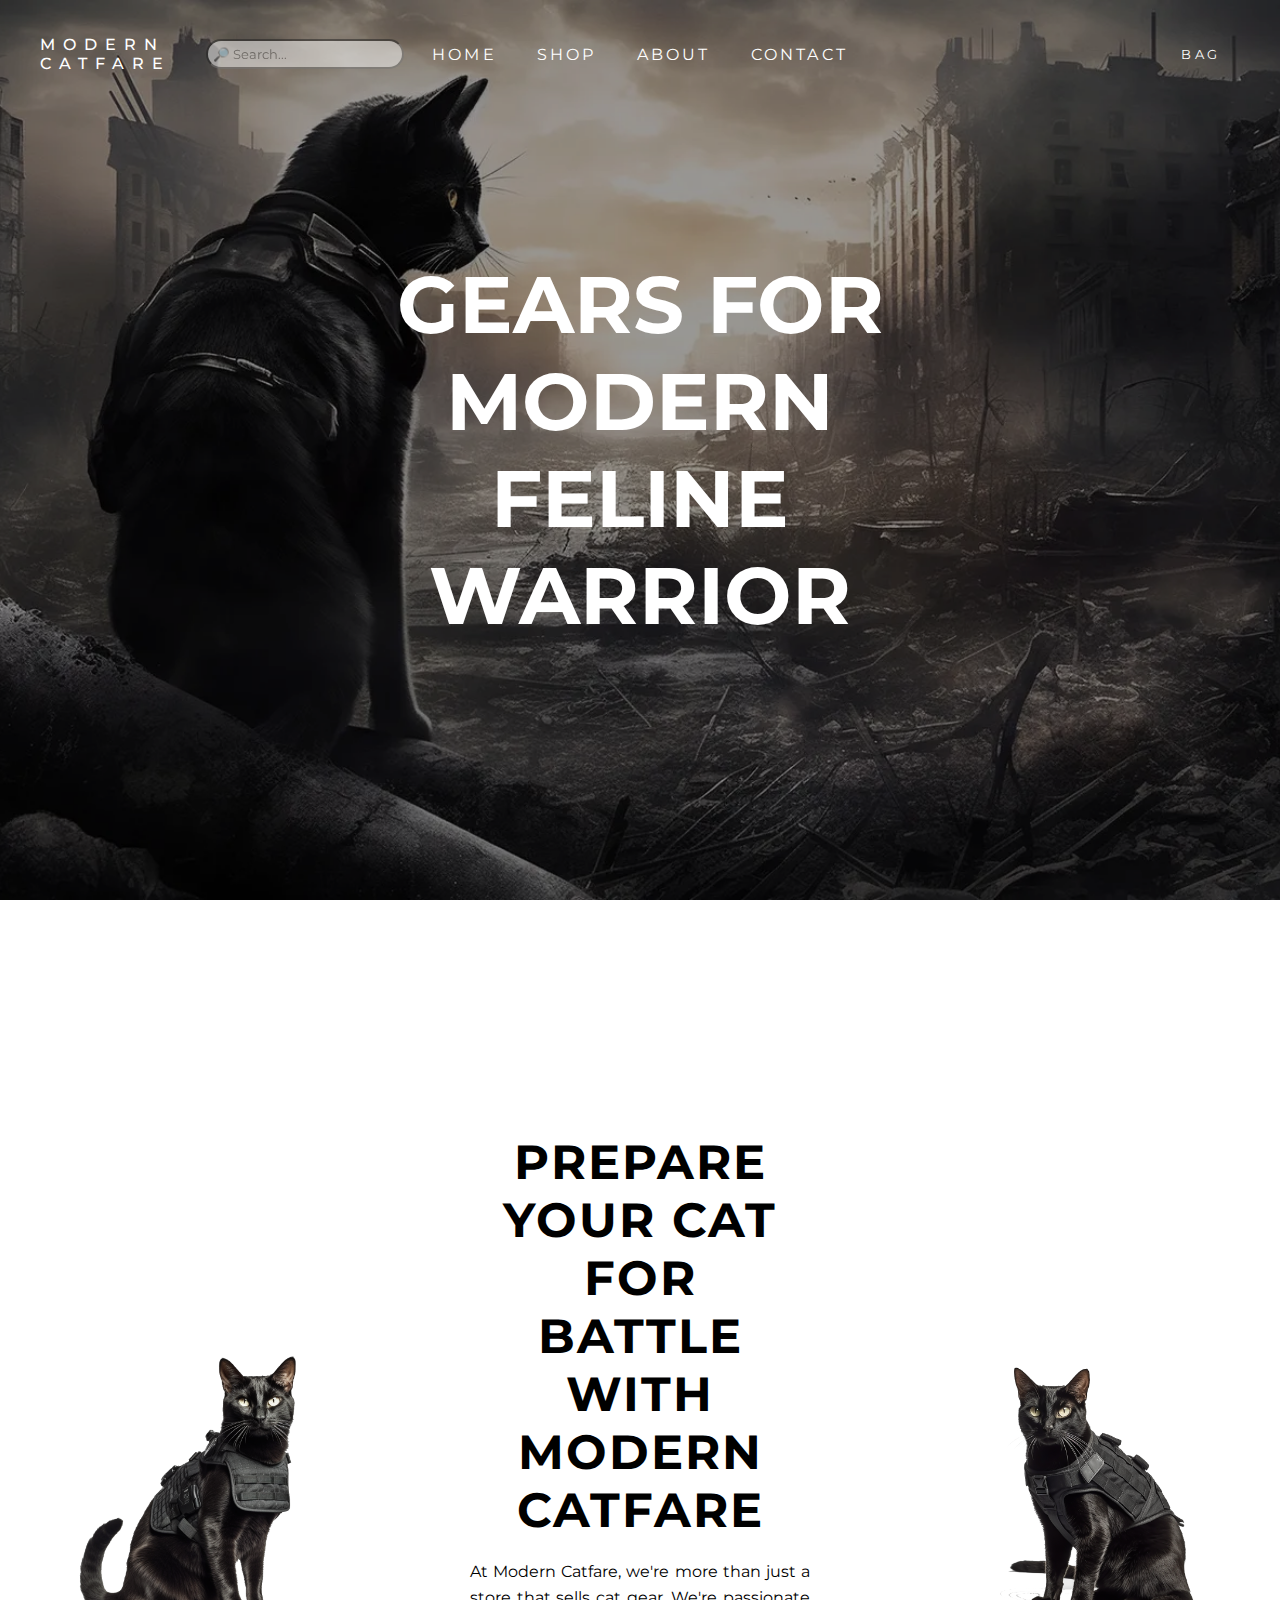
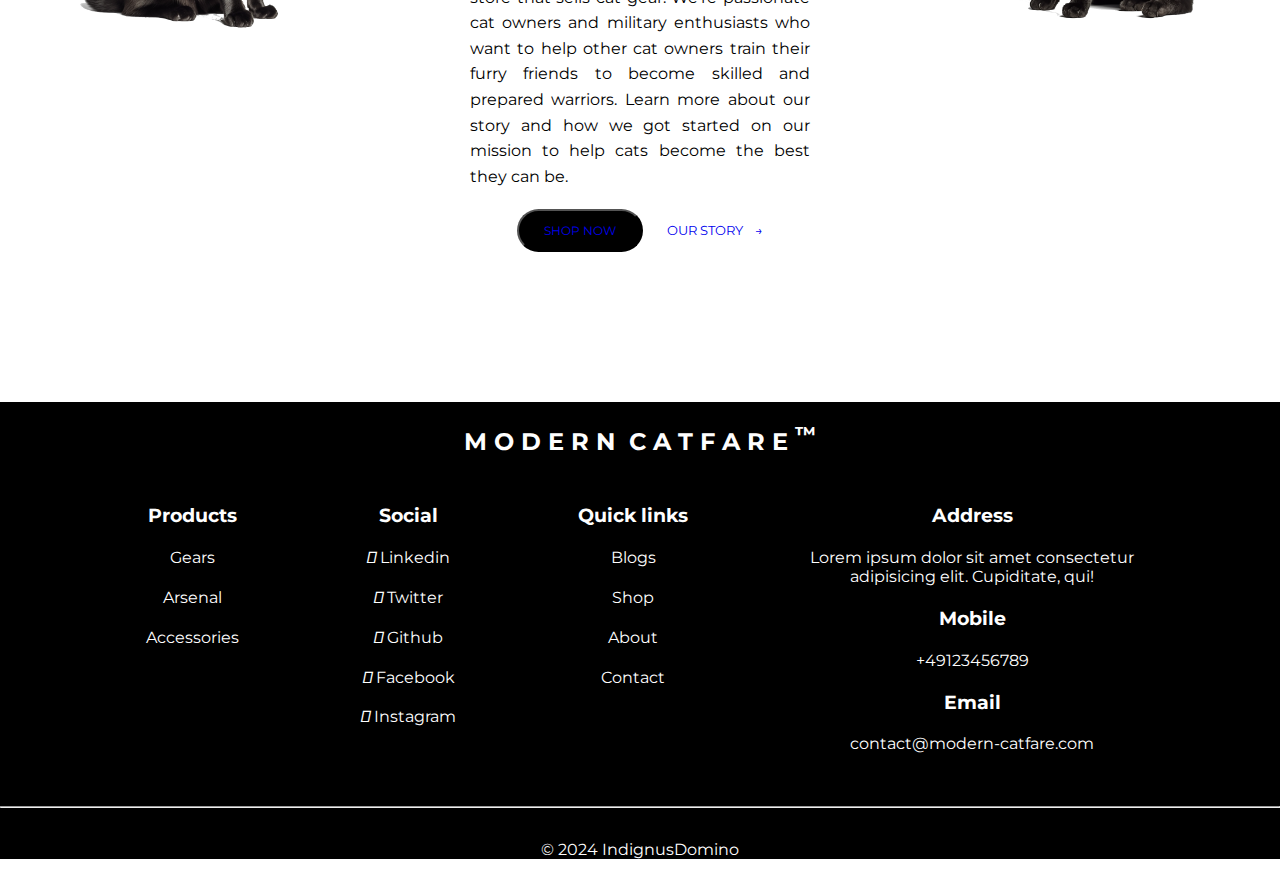
<file: index.html>
<!DOCTYPE html>
<html lang="en">
  <head>
    <meta charset="UTF-8" />
    <meta name="viewport" content="width=device-width, initial-scale=1.0" />

    <link 
      rel="preconnect" 
      href="https://fonts.googleapis.com" />
    <link 
      rel="preconnect" 
      href="https://fonts.gstatic.com" crossorigin />
    <link
      href="https://fonts.googleapis.com/css2?family=Montserrat:ital,wght@0,100..900;1,100..900&display=swap"
      rel="stylesheet" />
    <link
      rel="stylesheet"
      href="https://cdnjs.cloudflare.com/ajax/libs/font-awesome/6.4.0/css/all.min.css"
      integrity="sha512-iecdLmaskl7CVkqkXNQ/ZH/XLlvWZOJyj7Yy7tcenmpD1ypASozpmT/E0iPtmFIB46ZmdtAc9eNBvH0H/ZpiBw=="
      crossorigin="anonymous"
      referrerpolicy="no-referrer" />
    <link
      rel="stylesheet"
      href="https://stackpath.bootstrapcdn.com/font-awesome/4.7.0/css/font-awesome.min.css" />
    <link rel="stylesheet" href="styles-main.css" />

    <title>Modern Catfare</title>
  </head>
  
  <body>
    <div class="flex-containter">
    <header>
      <nav class="navbar">
        <div class="nav-left">
          <a href="/">MODERN<br />CATFARE</a>
        </div>

        <!--SEARCH START-->
        <form action="shop.html" method="get">
          <input type="text" id="search-input" name="q" placeholder="&#128270; Search... " />
        </form>

        <script>
            document.addEventListener('DOMContentLoaded', () => {
                const searchInput = document.getElementById('search-input');
                const productsList = document.getElementById('products-container').querySelector('#products-list');
                const products = Array.from(productsList.querySelectorAll('.product'));

                function getSearchTermFromURL() {
                    const urlParams = new URLSearchParams(window.location.search);
                    return urlParams.get('q') || '';
                }
                searchInput.value = getSearchTermFromURL();
                searchInput.addEventListener('input', () => {
                    const searchTerm = searchInput.value.toLowerCase();
                    products.forEach(product => {
                        const productTitle = product.querySelector('.product-title').textContent.toLowerCase();
                        if (productTitle.includes(searchTerm)) {
                            product.style.display = 'list-item';
                        } else {
                            product.style.display = 'none';
                        }
                    });
                });
                searchInput.dispatchEvent(new Event('input'));
            });
        </script>
        <!--SEARCH END-->

        <div class="nav-center">
          <div class="menu-list">
            <a href="#home">HOME</a>
            <a href="shop.html" target="_blank">SHOP</a>
            <a href="about.html" target="_blank">ABOUT</a>
            <a href="contact.html" target="_blank">CONTACT</a>
          </div>
        </div>

        <div class="nav-right">
          <button class ="open-cart-modal" id="open-cart-modal">BAG</button>
        </div>
        

        <div class="cart-modal" id="cart-modal">
          <div class="cart-modal-content">
              <h2 class="cart-modal-title">Your Cart</h2>
              <button id="reset-cart">Empty Cart</button> <button id="close-cart-modal">Close</button>
              <ul class="cart-items">
              </ul>
              <div class="cart-summary">
                  <p class="subtotal">Subtotal: <span id="subtotal-amount">0</span> €</p> 
                  <p class="grand-total">Grand Total: <span id="grand-total-amount">0</span> €</p> 
                  <button class="checkout-button">Checkout</button> 
              </div>
          </div>
      </div>

      </nav>
    </header>

    <main>
      <section class="home" id="home"></section>
      <div class="background">
        <img src="images/cat-000.webp" alt="cat" class="background-img">
          <div class="hero">
            <a href="#page-content"><h1 class="hero-text">GEARS FOR<br>MODERN FELINE<br>WARRIOR</h1></a>
          </div>
        </div>
      </section>

      <section class="page-content" id="page-content">
        <div class="page-content-left">
          <img src="images/05-vest/vest-010-a.png" alt="" class="page-content-left-image">
        </div>

        <div class="page-content-center">
          <h1>PREPARE YOUR CAT FOR<br>BATTLE WITH<br>MODERN CATFARE</h1>
          <p>At Modern Catfare, we're more than just a store that sells cat gear. We're passionate cat owners and military enthusiasts who want to help other cat owners train their furry friends to become skilled and prepared warriors. Learn more about our story and how we got started on our mission to help cats become the best they can be.</p>
          <button class="shop-now-btn"><a href="shop.html">SHOP NOW</a></button>
          <button class="our-story-btn"><a href="about.html">OUR STORY&nbsp;&nbsp;&nbsp; &rarr;</a></button>
        </div>

        <div>
          <img src="images/05-vest/vest-012-a.png" alt="" class="page-content-right-image">
        </div>
      </section>
    </main>

    <footer>
      <div class="footer">
        <div class="heading">
          <h2>M O D E R N&nbsp;&nbsp;C A T F A R E <sup>&trade;</sup></h2>
        </div>
        <div class="content">
          <div class="services">
            <h4>Products</h4>
            <p><a href="#">Gears</a></p>
            <p><a href="#">Arsenal</a></p>
            <p><a href="#">Accessories</a></p>
          </div>
          <div class="social-media">
            <h4>Social</h4>
            <p><a href="https://www.linkedin.com/in/jrnotarte/"><i class="fab fa-linkedin"></i> Linkedin</a></p>
            <p><a href="https://x.com"><i class="fab fa-twitter"></i> Twitter</a></p>
            <p><a href="https://github.com/IndignusDomino/modern-catfare"><i class="fab fa-github"></i> Github</a></p>
            <p><a href="https://www.facebook.com/"><i class="fab fa-facebook"></i> Facebook</a></p>
            <p><a href="https://www.instagram.com/"><i class="fab fa-instagram"></i> Instagram</a></p>
          </div>
          <div class="links">
            <h4>Quick links</h4>
            <p><a href="blogs.html" target="_blank">Blogs</a></p>
            <p><a href="shop.html" target="_blank">Shop</a></p>
            <p><a href="about.html" target="_blank">About</a></p>
            <p><a href="contact.html" target="_blank">Contact</a></p>
          </div>
          <div class="details">
            <h4 class="address">Address</h4>
            <p>
              Lorem ipsum dolor sit amet consectetur <br />
              adipisicing elit. Cupiditate, qui!
            </p>
            <h4 class="mobile">Mobile</h4>
            <p><a href="#">+49123456789</a></p>
            <h4 class="mail">Email</h4>
            <p><a href="mailto:contact@modern-catfare.com">contact@modern-catfare.com</a></p>
          </div>
        </div>
        <footer>
          <hr />
          © 2024 IndignusDomino
        </footer>
      </div>
    </footer>
    </div>
    <script src="app.js"></script> 
  </body>
</html>
</file>
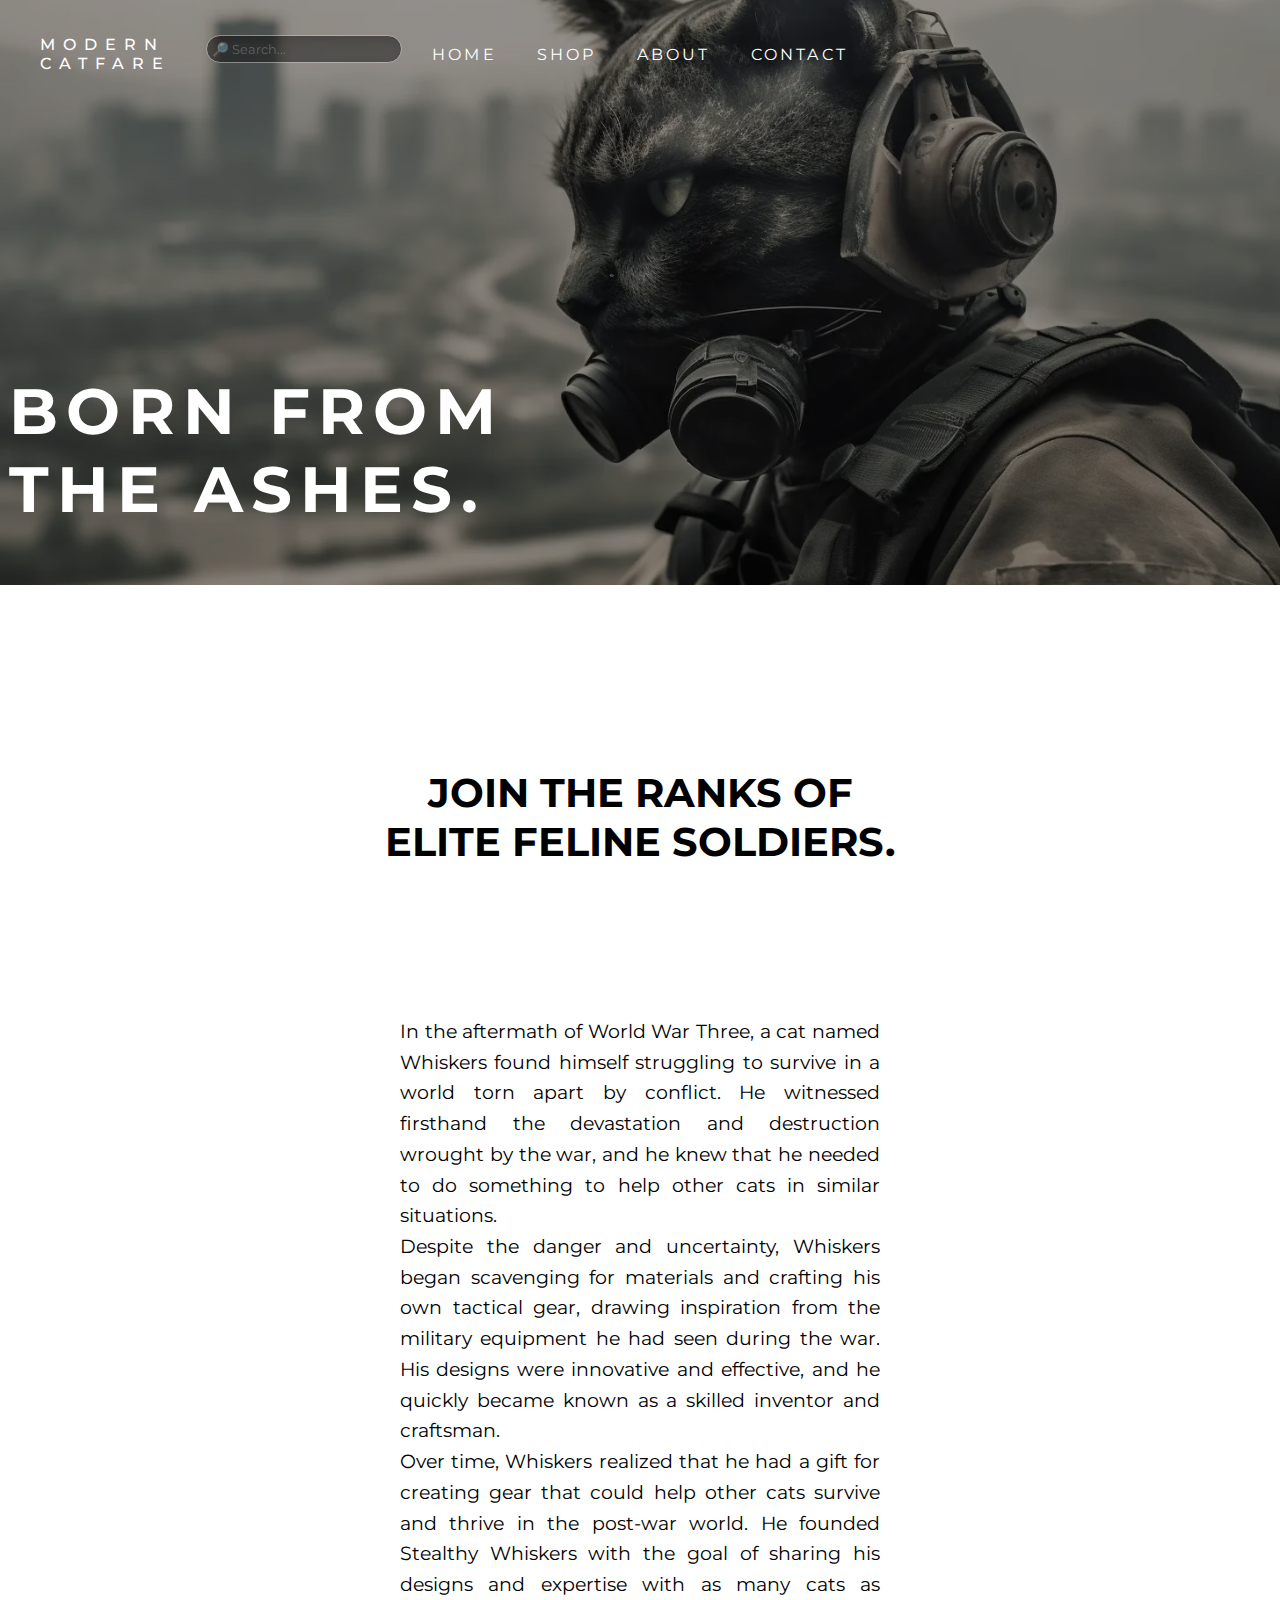
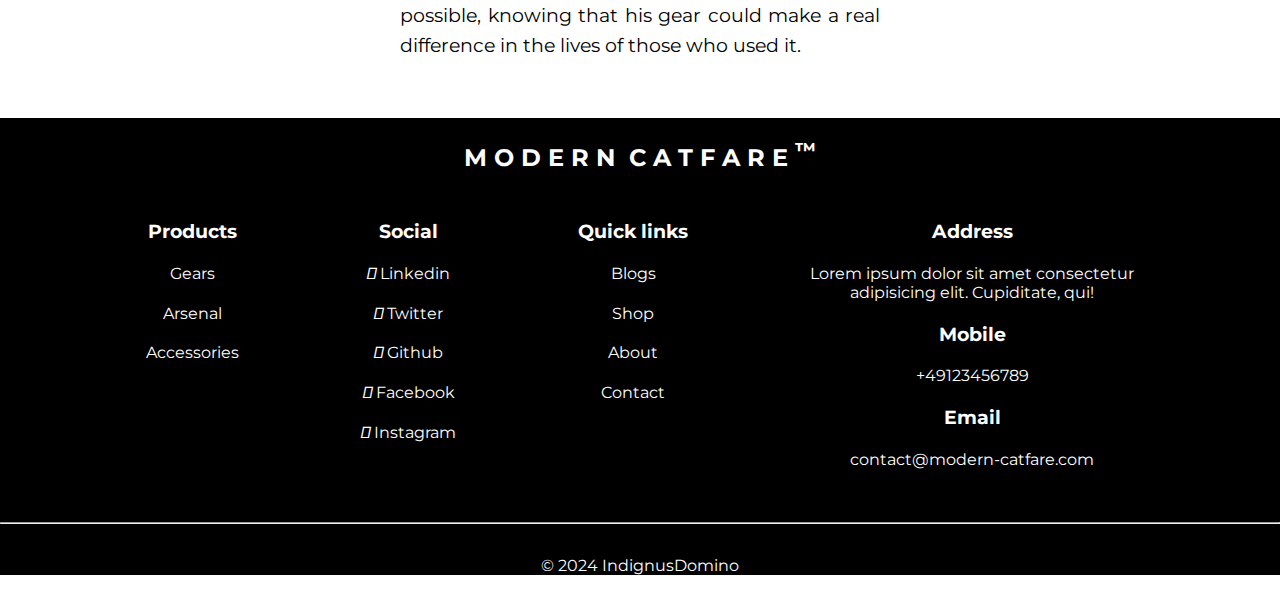
<file: about.html>
<!DOCTYPE html>
<html lang="en">
  <head>
    <meta charset="UTF-8" />
    <meta name="viewport" content="width=device-width, initial-scale=1.0" />

    <link 
      rel="preconnect" 
      href="https://fonts.googleapis.com" />
    <link 
      rel="preconnect" 
      href="https://fonts.gstatic.com" crossorigin />
    <link
      href="https://fonts.googleapis.com/css2?family=Montserrat:ital,wght@0,100..900;1,100..900&display=swap"
      rel="stylesheet" />
    <link
      rel="stylesheet"
      href="https://cdnjs.cloudflare.com/ajax/libs/font-awesome/6.4.0/css/all.min.css"
      integrity="sha512-iecdLmaskl7CVkqkXNQ/ZH/XLlvWZOJyj7Yy7tcenmpD1ypASozpmT/E0iPtmFIB46ZmdtAc9eNBvH0H/ZpiBw=="
      crossorigin="anonymous"
      referrerpolicy="no-referrer" />
    <link
      rel="stylesheet"
      href="https://stackpath.bootstrapcdn.com/font-awesome/4.7.0/css/font-awesome.min.css" />
    <link rel="stylesheet" href="styles-shop.css" />

    <title>ABOUT</title>
  </head>
  
  <body>
    <div class="flex-containter">
    <header>
      <nav class="navbar">
        <div class="nav-left">
          <a href="/">MODERN<br />CATFARE</a>
        </div>

        <div class="search-bar">
          <input type="text" placeholder="&#128270; Search... " />
        </div>

        <div class="nav-center">
          <div class="menu-list">
            <a href="index.html">HOME</a>
            <a href="shop.html" target="_blank">SHOP</a>
            <a href="about.html" target="_blank">ABOUT</a>
            <a href="contact.html" target="_blank">CONTACT</a>
          </div>
        </div>

        <div class="nav-right">
          <a href="#"></a>
        </div>
      </nav>
    </header>

    <main>
      <section class="shop-home" id="shop-home"></section>
        <div class="background">
          <img src="images/cat-004.webp" alt="cat" class="shop-background-img">
        </div>
        <div class="hero">
          <a href="#about-content"><h1 class="hero-text">BORN FROM<br>THE ASHES.</h1></a>
        </div>
      </section>

      <section class="about-content" id="about-content">
        <h1 class="call-to-action">JOIN THE RANKS OF<br>ELITE FELINE SOLDIERS.</h1>
        <p>In the aftermath of World War Three, a cat named Whiskers found himself struggling to survive in a world torn apart by conflict. He witnessed firsthand the devastation and destruction wrought by the war, and he knew that he needed to do something to help other cats in similar situations.</p>
        <p>Despite the danger and uncertainty, Whiskers began scavenging for materials and crafting his own tactical gear, drawing inspiration from the military equipment he had seen during the war. His designs were innovative and effective, and he quickly became known as a skilled inventor and craftsman.</p>
        <p>Over time, Whiskers realized that he had a gift for creating gear that could help other cats survive and thrive in the post-war world. He founded Stealthy Whiskers with the goal of sharing his designs and expertise with as many cats as possible, knowing that his gear could make a real difference in the lives of those who used it.</p>

      </section>
    </main>

    <footer>
      <div class="footer">
        <div class="heading">
          <h2>M O D E R N&nbsp;&nbsp;C A T F A R E <sup>&trade;</sup></h2>
        </div>
        <div class="content">
          <div class="services">
            <h4>Products</h4>
            <p><a href="#">Gears</a></p>
            <p><a href="#">Arsenal</a></p>
            <p><a href="#">Accessories</a></p>
          </div>
          <div class="social-media">
            <h4>Social</h4>
            <p><a href="https://www.linkedin.com/in/jrnotarte/"><i class="fab fa-linkedin"></i> Linkedin</a></p>
            <p><a href="https://x.com"><i class="fab fa-twitter"></i> Twitter</a></p>
            <p><a href="https://github.com/IndignusDomino/modern-catfare"><i class="fab fa-github"></i> Github</a></p>
            <p><a href="https://www.facebook.com/"><i class="fab fa-facebook"></i> Facebook</a></p>
            <p><a href="https://www.instagram.com/"><i class="fab fa-instagram"></i> Instagram</a></p>
          </div>
          <div class="links">
            <h4>Quick links</h4>
            <p><a href="blogs.html" target="_blank">Blogs</a></p>
            <p><a href="shop.html" target="_blank">Shop</a></p>
            <p><a href="about.html" target="_blank">About</a></p>
            <p><a href="contact.html" target="_blank">Contact</a></p>
          </div>
          <div class="details">
            <h4 class="address">Address</h4>
            <p>
              Lorem ipsum dolor sit amet consectetur <br />
              adipisicing elit. Cupiditate, qui!
            </p>
            <h4 class="mobile">Mobile</h4>
            <p><a href="#">+49123456789</a></p>
            <h4 class="mail">Email</h4>
            <p><a href="mailto:contact@modern-catfare.com">contact@modern-catfare.com</a></p>
          </div>
        </div>
        <footer>
          <hr />
          © 2024 IndignusDomino
        </footer>
      </div>
    </footer>
    </div>
  </body>
</html>
</file>
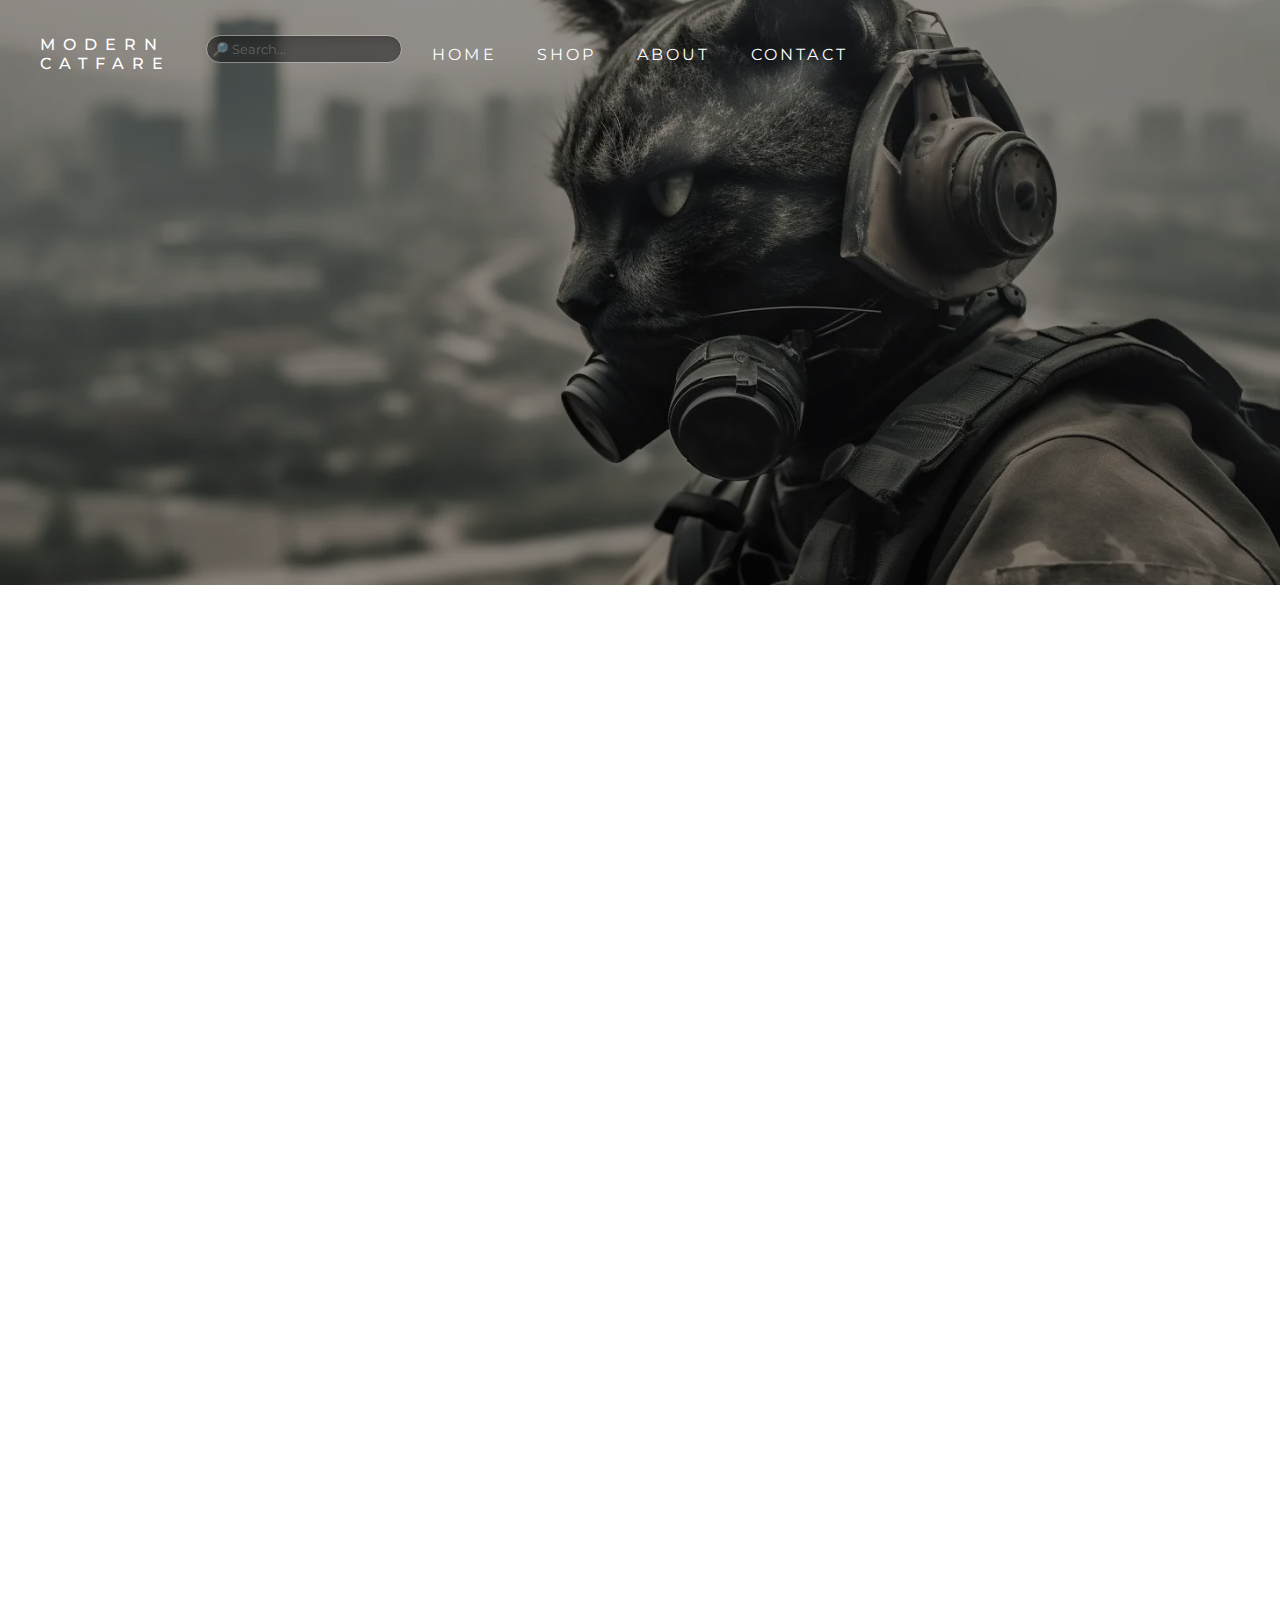
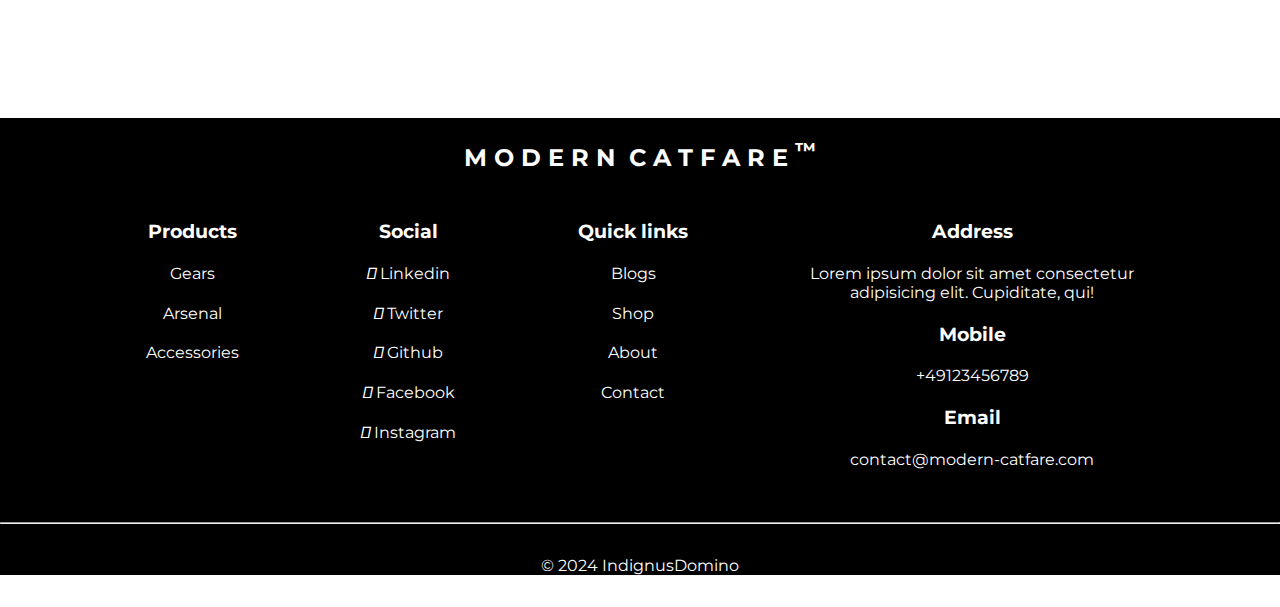
<file: cart.html>
<!DOCTYPE html>
<html lang="en">
  <head>
    <meta charset="UTF-8" />
    <meta name="viewport" content="width=device-width, initial-scale=1.0" />

    <link 
      rel="preconnect" 
      href="https://fonts.googleapis.com" />
    <link 
      rel="preconnect" 
      href="https://fonts.gstatic.com" crossorigin />
    <link
      href="https://fonts.googleapis.com/css2?family=Montserrat:ital,wght@0,100..900;1,100..900&display=swap"
      rel="stylesheet" />
    <link
      rel="stylesheet"
      href="https://cdnjs.cloudflare.com/ajax/libs/font-awesome/6.4.0/css/all.min.css"
      integrity="sha512-iecdLmaskl7CVkqkXNQ/ZH/XLlvWZOJyj7Yy7tcenmpD1ypASozpmT/E0iPtmFIB46ZmdtAc9eNBvH0H/ZpiBw=="
      crossorigin="anonymous"
      referrerpolicy="no-referrer" />
    <link
      rel="stylesheet"
      href="https://stackpath.bootstrapcdn.com/font-awesome/4.7.0/css/font-awesome.min.css" />
    <link rel="stylesheet" href="styles-shop.css" />

    <title>CART</title>
  </head>
  
  <body>
    <div class="flex-containter">
    <header>
      <nav class="navbar">
        <div class="nav-left">
          <a href="/">MODERN<br />CATFARE</a>
        </div>

        <div class="search-bar">
          <input type="text" placeholder="&#128270; Search... " />
        </div>

        <div class="nav-center">
          <div class="menu-list">
            <a href="#home">HOME</a>
            <a href="shop.html" target="_blank">SHOP</a>
            <a href="about.html" target="_blank">ABOUT</a>
            <a href="contact.html" target="_blank">CONTACT</a>
          </div>
        </div>

        <div class="nav-right">
          <a href="#"></a>
        </div>
      </nav>
    </header>

    <main>
      <section class="shop-home" id="shop-home"></section>
        <div class="background">
          <img src="images/cat-004.webp" alt="cat" class="shop-background-img">
        </div>
      </section>

      <section class="about-content" id="about-content">

      </section>
    </main>

    <footer>
      <div class="footer">
        <div class="heading">
          <h2>M O D E R N&nbsp;&nbsp;C A T F A R E <sup>&trade;</sup></h2>
        </div>
        <div class="content">
          <div class="services">
            <h4>Products</h4>
            <p><a href="#">Gears</a></p>
            <p><a href="#">Arsenal</a></p>
            <p><a href="#">Accessories</a></p>
          </div>
          <div class="social-media">
            <h4>Social</h4>
            <p><a href="https://www.linkedin.com/in/jrnotarte/"><i class="fab fa-linkedin"></i> Linkedin</a></p>
            <p><a href="https://x.com"><i class="fab fa-twitter"></i> Twitter</a></p>
            <p><a href="https://github.com/IndignusDomino/modern-catfare"><i class="fab fa-github"></i> Github</a></p>
            <p><a href="https://www.facebook.com/"><i class="fab fa-facebook"></i> Facebook</a></p>
            <p><a href="https://www.instagram.com/"><i class="fab fa-instagram"></i> Instagram</a></p>
          </div>
          <div class="links">
            <h4>Quick links</h4>
            <p><a href="blogs.html" target="_blank">Blogs</a></p>
            <p><a href="shop.html" target="_blank">Shop</a></p>
            <p><a href="about.html" target="_blank">About</a></p>
            <p><a href="contact.html" target="_blank">Contact</a></p>
          </div>
          <div class="details">
            <h4 class="address">Address</h4>
            <p>
              Lorem ipsum dolor sit amet consectetur <br />
              adipisicing elit. Cupiditate, qui!
            </p>
            <h4 class="mobile">Mobile</h4>
            <p><a href="#">+49123456789</a></p>
            <h4 class="mail">Email</h4>
            <p><a href="mailto:contact@modern-catfare.com">contact@modern-catfare.com</a></p>
          </div>
        </div>
        <footer>
          <hr />
          © 2024 IndignusDomino
        </footer>
      </div>
    </footer>
    </div>
  </body>
</html>
</file>
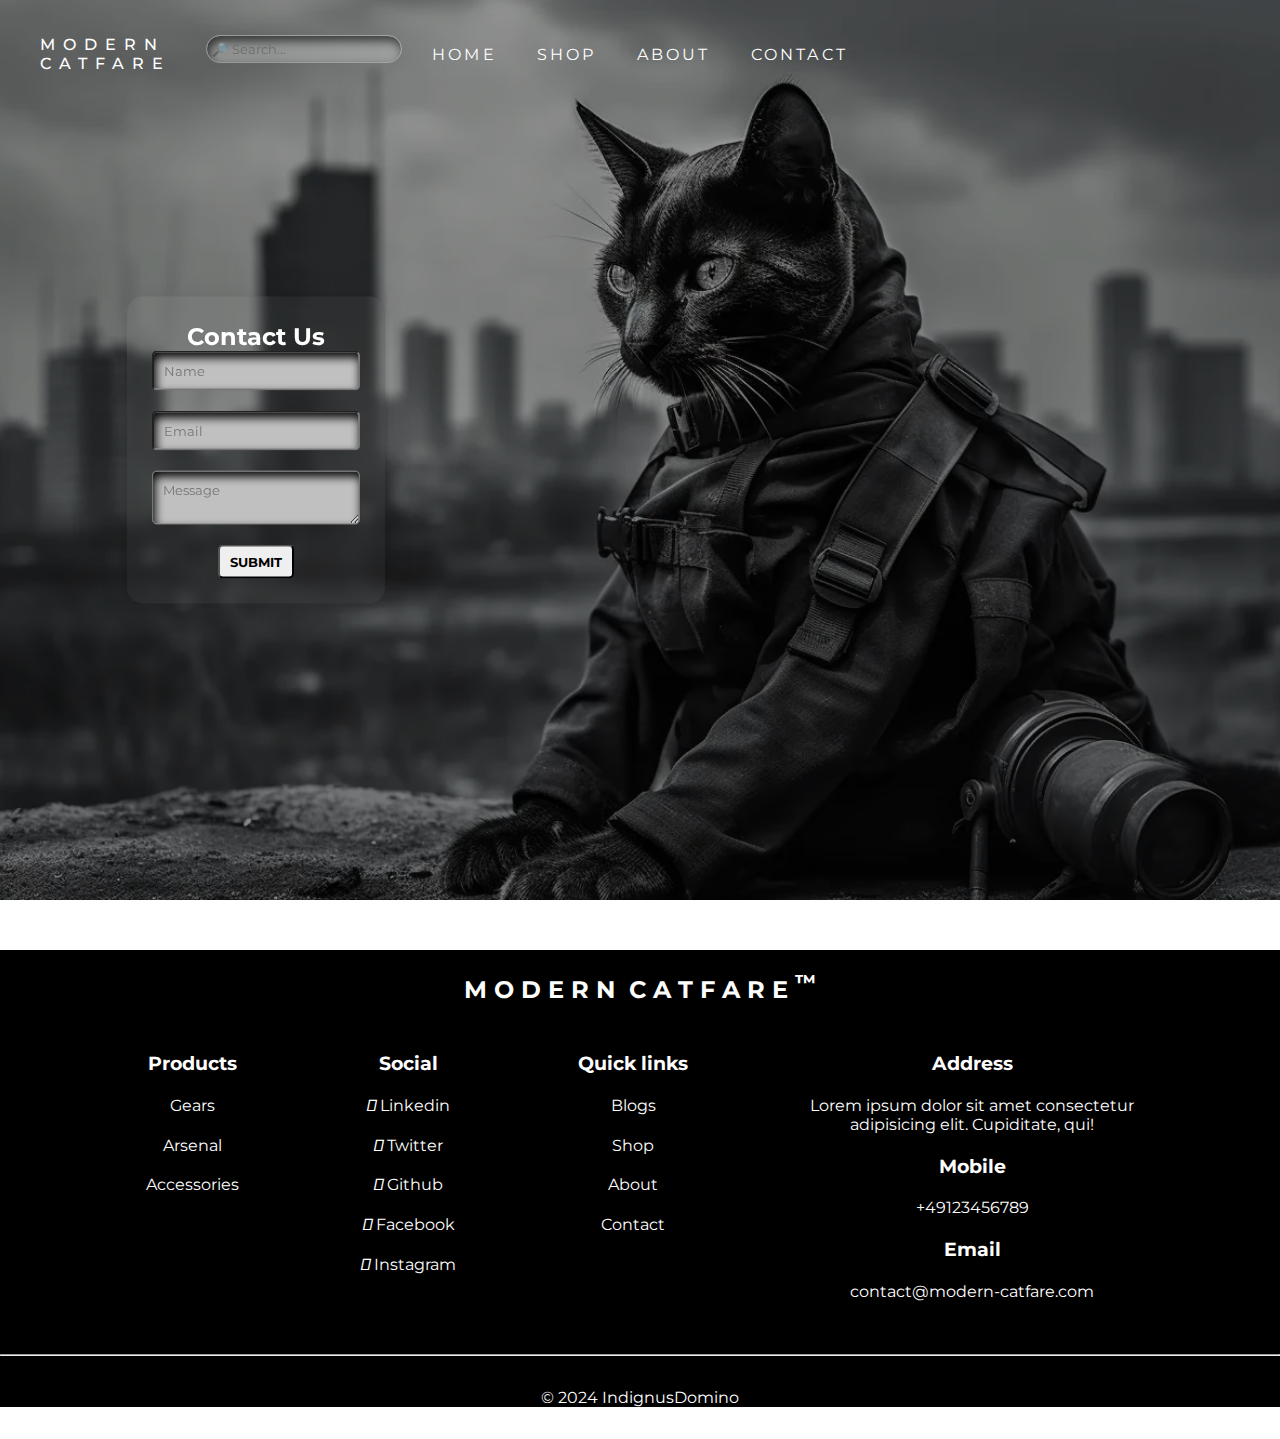
<file: contact.html>
<!DOCTYPE html>
<html lang="en">
  <head>
    <meta charset="UTF-8" />
    <meta name="viewport" content="width=device-width, initial-scale=1.0" />

    <link 
      rel="preconnect" 
      href="https://fonts.googleapis.com" />
    <link 
      rel="preconnect" 
      href="https://fonts.gstatic.com" crossorigin />
    <link
      href="https://fonts.googleapis.com/css2?family=Montserrat:ital,wght@0,100..900;1,100..900&display=swap"
      rel="stylesheet" />
    <link
      rel="stylesheet"
      href="https://cdnjs.cloudflare.com/ajax/libs/font-awesome/6.4.0/css/all.min.css"
      integrity="sha512-iecdLmaskl7CVkqkXNQ/ZH/XLlvWZOJyj7Yy7tcenmpD1ypASozpmT/E0iPtmFIB46ZmdtAc9eNBvH0H/ZpiBw=="
      crossorigin="anonymous"
      referrerpolicy="no-referrer" />
    <link
      rel="stylesheet"
      href="https://stackpath.bootstrapcdn.com/font-awesome/4.7.0/css/font-awesome.min.css" />
    <link rel="stylesheet" href="styles-contact.css" />

    <title>CONTACT</title>
  </head>
  
  <body>
    <div class="flex-containter">
    <header>
      <nav class="navbar">
        <div class="nav-left">
          <a href="/">MODERN<br />CATFARE</a>
        </div>

        <div class="search-bar">
          <input type="text" placeholder="&#128270; Search... " />
        </div>

        <div class="nav-center">
          <div class="menu-list">
            <a href="index.html" target="_blank">HOME</a>
            <a href="shop.html" target="_blank">SHOP</a>
            <a href="about.html" target="_blank">ABOUT</a>
            <a href="contact.html" target="_blank">CONTACT</a>
          </div>
        </div>

        <div class="nav-right">
          <a href="#"></a>
        </div>
      </nav>
    </header>

    <main>
      <section class="contact-home" id="contact-home">
        <div class="background">
          <img src="images/cat-003.webp" alt="cat" class="shop-background-img" style="height: 100vh;">
        </div>
      
        <div class="contact" id="contact">
          <h2 class="contact-text">Contact Us</h2>
              <form class="contact-form">
                  <input type="text" placeholder="Name" required>
                  <input type="email" placeholder="Email" required>
                  <textarea placeholder="Message" required></textarea>
                  <button class="submit" type="submit">SUBMIT</button>
              </form>
          </div>
      </section>

    </main>

    <footer>
      <div class="footer">
        <div class="heading">
          <h2>M O D E R N&nbsp;&nbsp;C A T F A R E <sup>&trade;</sup></h2>
        </div>
        <div class="content">
          <div class="services">
            <h4>Products</h4>
            <p><a href="#">Gears</a></p>
            <p><a href="#">Arsenal</a></p>
            <p><a href="#">Accessories</a></p>
          </div>
          <div class="social-media">
            <h4>Social</h4>
            <p><a href="https://www.linkedin.com/in/jrnotarte/"><i class="fab fa-linkedin"></i> Linkedin</a></p>
            <p><a href="https://x.com"><i class="fab fa-twitter"></i> Twitter</a></p>
            <p><a href="https://github.com/IndignusDomino/modern-catfare"><i class="fab fa-github"></i> Github</a></p>
            <p><a href="https://www.facebook.com/"><i class="fab fa-facebook"></i> Facebook</a></p>
            <p><a href="https://www.instagram.com/"><i class="fab fa-instagram"></i> Instagram</a></p>
          </div>
          <div class="links">
            <h4>Quick links</h4>
            <p><a href="blogs.html" target="_blank">Blogs</a></p>
            <p><a href="shop.html" target="_blank">Shop</a></p>
            <p><a href="about.html" target="_blank">About</a></p>
            <p><a href="contact.html" target="_blank">Contact</a></p>
          </div>
          <div class="details">
            <h4 class="address">Address</h4>
            <p>
              Lorem ipsum dolor sit amet consectetur <br />
              adipisicing elit. Cupiditate, qui!
            </p>
            <h4 class="mobile">Mobile</h4>
            <p><a href="#">+49123456789</a></p>
            <h4 class="mail">Email</h4>
            <p><a href="mailto:contact@modern-catfare.com">contact@modern-catfare.com</a></p>
          </div>
        </div>
        <footer>
          <hr />
          © 2024 IndignusDomino
        </footer>
      </div>
    </footer>
    </div>
  </body>
</html>
</file>
<file: styles-main.css>
/*RESET*/
* {
  margin: 0;
  padding: 0;
  box-sizing: border-box;
  font-family: Montserrat, Arial;
}

html {
  scroll-behavior: smooth;
}

section {
  min-height: 100vh;
}

a {
  text-decoration: none;
}

/*NAVIGATION BAR*/
.navbar {
  display: flex;
  justify-content: flex-start;
  align-items: center;
  padding: 10px 20px;
  background-color: transparent;
  z-index: 2;
  position: relative;
  margin-top: 25px;
}

.nav-left {
  margin-right: 30px;
  margin-left: 20px;
}

.nav-left a {
  color: white;
  letter-spacing: .5rem;
  font-weight: 500;
  text-align: center;
}

#search-input {
  margin-left: 5px;
  margin-right: 20px;
  opacity: 0.5;
  border-radius: 50px;
  padding: 5px;
}

#search-input input[type="text"] {
  padding: 5px;
  border: 1px solid #ccc;
  border-radius: 50px;
}

.nav-center {
  display: flex;
  justify-content: center;
  position: absolute;
  left: 50%;
  transform: translateX(-50%);
}

.nav-center .menu-list {
  list-style: none;
  margin: 0;
  padding: 0;
  display: flex;
}

.nav-center .menu-list a {
  margin: 0 10px;
  text-decoration: none;
  color: white;
  padding: 10px;
  letter-spacing: .2rem;
}

.nav-center .menu-list a:hover {
  border-bottom: 1px solid white;
}

.nav-right {
  margin-left: auto;
  margin-right: 20px;
}

.nav-right button {
  color: white;
  letter-spacing: 0.2rem;
  border: none;
  background-color: transparent;
  padding: 10px;
  text-decoration: none;
  margin: 0 10px;
}

.nav-right button:hover {
  border-bottom: 1px solid white;
  cursor: pointer;
}


/*CART MODAL*/
#cart-modal {
  display: none; 
  position: fixed;
  top: 0;
  right: 0; 
  width: 300px;
  height: 100%;
  background-color: white;
  box-shadow: -2px 0 5px rgba(0, 0, 0, 0.2);
  z-index: 1000; 
  overflow-y: auto;
}

#cart-modal.open {
  display: block; 
}

#close-cart-modal {
  position: absolute;
  top: 10px;
  right: 10px;
  background: none;
  border: none;
  cursor: pointer;
}

.cart-modal-content {
  padding: 20px;
}

.cart-modal-title {
  margin-bottom: 20px;
}

.cart-items {
  list-style: none;
  padding: 0;
}

.cart-item {
  display: flex;
  align-items: center;
  margin-bottom: 15px;
}

.cart-item-image {
  width: 50px;
  height: 50px;
  object-fit: cover;
  margin-right: 10px;
}

.cart-item-details {
  flex: 1;
}

.cart-item-title {
  font-size: 1rem;
  margin-bottom: 5px;
}

.cart-item-quantity {
  display: flex;
  align-items: center;
  margin-bottom: 5px;
}

.cart-item-quantity button {
  background-color: #f0f0f0;
  border: none;
  padding: 5px 10px;
  cursor: pointer;
}

.cart-item-quantity .quantity {
  margin: 0 10px;
}

.cart-item-price {
  font-weight: bold;
}

.cart-summary {
  margin-top: 20px;
  border-top: 1px solid #eee;
  padding-top: 20px;
}

.subtotal,
.grand-total {
  margin-bottom: 10px;
}

.checkout-button {
  background-color: #242424;
  color: white;
  border: none;
  padding: 10px 20px;
  cursor: pointer;
  width: 100%;
  border-radius: 50px;
}

#reset-cart {
  background-color: #d9d9d9; 
  color: #000000; 
  border: none;
  padding: 8px 16px;
  font-size: 14px;
  cursor: pointer;
  border-radius: 4px; 
  margin-right: 10px; 
  margin-bottom: 20px;
  border-radius: 25px;
}

#reset-cart:hover {
  background-color: #bbb; 
}



/*HOME SECTION*/
.background > img {
  width: 100%;
  height: 100vh;
  object-fit: cover;
  background-repeat: no-repeat;
  background-size: cover;
  position: absolute;
  top: 0%;
  bottom: 0%;
  left: 0%;
  right: 0%;
  filter: brightness(60%);
}

.hero-text {
  font-size: 5rem;
  color: white;
  text-align: center;
  position: absolute;
  top: 50%;
  left: 50%;
  transform: translate(-50%, -50%);
}

/*PAGE SECTION*/
#page-content {
  background-color: white;
  color: black;
  text-align: center;
  padding: 50px;
  display: flex; /* Make the section a flex container */
  flex-direction: row; /* Stack children vertically */
  align-items: center; /* Center children horizontally */
  gap: 20px; /* Add spacing between children */
}

#page-content h1 {
  font-size: 3em;
  letter-spacing: 2px;
  margin-bottom: 20px;
  text-transform: capitalize;
  text-align: center;
}

#page-content p {
  font-size: 1em;
  line-height: 1.6;
  text-align: justify;
}

.page-content-center {
  margin: 100px;
}

.page-content-left-image,
.page-content-right-image {
  max-width: 300px;
  height: auto; /* Maintain aspect ratio */
  display: block; /* Prevents image from overflowing */
  margin: 0 auto; /* Center the images */
}

.shop-now-btn {
  margin-top: 20px;
  background-color: black;
  color: white;
  padding-top: 12px;
  padding-bottom: 12px;
  padding-left: 25px;
  padding-right: 25px;
  border-radius: 50px;
  text-align: center;
  font-size: 12px;
  margin-right: 10px;
}

.shop-now-btn a:hover {
  text-decoration: underline;
}

.shop-now-btn a:visited {
  color: white;
}

.our-story-btn {
  border: 0;
  background-color: white;
  margin-left: 10px;
}

.our-story-btn:hover {
  border-bottom: 1px solid black;
}

.our-story-btn a:visited {
  color: black;
}

/*FOOTER*/
.footer {
  background-color: black;
  color: #fefefe;
  position: relative;
  width: 100%;
  bottom: 0;
  left: 0;
}

.footer .heading {
  color: #fefefe;
  max-width: 1010px;
  width: 90%;
  text-transform: uppercase;
  margin: 0 auto;
  margin-bottom: 3rem;
}

.footer .content {
  display: flex;
  justify-content: space-evenly;
  margin: 1.5rem;
}

.footer .content p {
  margin-bottom: 1.3rem;
}

.footer .content a {
  text-decoration: none;
  color: #fefefe;
}

.footer .content a:hover {
  border-bottom: 1px solid #97987f;
}

.footer .content h4 {
  margin-bottom: 1.3rem;
  font-size: 19px;
}

footer {
  text-align: center;
  margin-bottom: 2rem;
}

footer hr {
  margin: 2rem 0;
}

.heading h2 {
  padding-top: 20px;
}

@media (max-width: 767px) {
  .footer .content {
    display: flex;
    flex-direction: column;
    font-size: 14px;
  }

  .footer {
    position: unset;
  }
}

@media (min-width: 768px) and (max-width: 1024px) {
  .footer .content,
  .footer {
    font-size: 14px;
  }
}

@media (orientation: landscape) and (max-height: 500px) {
  .footer {
    position: unset;
  }
}
</file>
<file: styles-shop.css>
/*RESET*/
* {
  margin: 0;
  padding: 0;
  box-sizing: border-box;
  font-family: Montserrat, Arial;
}

html {
  scroll-behavior: smooth;
}

section {
  min-height: 100vh;
}

a {
  text-decoration: none;
}

/*NAVIGATION BAR*/
.navbar {
  display: flex;
  justify-content: flex-start;
  align-items: center;
  padding: 10px 20px;
  background-color: transparent;
  z-index: 2;
  position: relative;
  margin-top: 25px;
}

.nav-left {
  margin-right: 30px;
  margin-left: 20px;
}

.nav-left a {
  color: white;
  letter-spacing: 0.5rem;
  font-weight: 500;
  text-align: center;
}

.search-bar {
  margin-left: 5px;
  margin-right: 20px;
  opacity: 0.5;
}

.search-bar input[type="text"] {
  padding: 5px;
  border: 1px solid #ccc;
  border-radius: 50px;
}

#search-input {
  padding: 5px;
  border: 1px solid #ccc;
  border-radius: 50px;
}

.nav-center {
  display: flex;
  justify-content: center;
  position: absolute;
  left: 50%;
  transform: translateX(-50%);
}

.nav-center .menu-list {
  list-style: none;
  margin: 0;
  padding: 0;
  display: flex;
}

.nav-center .menu-list a {
  margin: 0 10px;
  text-decoration: none;
  color: white;
  padding: 10px;
  letter-spacing: 0.2rem;
}

.nav-center .menu-list a:hover {
  border-bottom: 1px solid white;
}

.nav-right {
  margin-left: auto;
  margin-right: 20px;
}

.nav-right button {
  color: white;
  letter-spacing: 0.2rem;
  border: none;
  background-color: transparent;
  padding: 10px;
  text-decoration: none;
  margin: 0 10px;
}

.nav-right button:hover {
  border-bottom: 1px solid white;
  cursor: pointer;
}


/*CART MODAL*/
#cart-modal {
  display: none; 
  position: fixed;
  top: 0;
  right: 0; 
  width: 400px;
  height: 100%;
  background-color: white;
  box-shadow: -2px 0 5px rgba(0, 0, 0, 0.2);
  z-index: 1000; 
  overflow-y: auto;

/* From https://css.glass */
background: rgba(255, 255, 255, 0.5);
border-radius: 16px;
box-shadow: 0 4px 30px rgba(0, 0, 0, 0.1);
backdrop-filter: blur(5.1px);
-webkit-backdrop-filter: blur(5.1px);
border: 1px solid rgba(255, 255, 255, 0.3);
}

#cart-modal.open {
  display: block; 
}

#close-cart-modal {
  position: absolute;
  top: 10px;
  right: 10px;
  background: none;
  border: none;
  cursor: pointer;
}

.cart-modal-content {
  padding: 20px;
}

.cart-modal-title {
  margin-bottom: 20px;
}

.cart-items {
  list-style: none;
  padding: 0;
}

.cart-item {
  display: flex;
  align-items: center;
  margin-bottom: 15px;
}

.cart-item-image {
  width: 50px;
  height: 50px;
  object-fit: cover;
  margin-right: 10px;
}

.cart-item-details {
  flex: 1;
}

.cart-item-title {
  font-size: 1rem;
  margin-bottom: 5px;
}

.cart-item-quantity {
  display: flex;
  align-items: center;
  margin-bottom: 5px;
}

.cart-item-quantity button {
  background-color: #f0f0f0;
  border: none;
  padding: 5px 10px;
  cursor: pointer;
}

.cart-item-quantity .quantity {
  margin: 0 10px;
}

.cart-item-price {
  font-weight: bold;
}

.cart-summary {
  margin-top: 20px;
  border-top: 1px solid #eee;
  padding-top: 20px;
}

.subtotal,
.grand-total {
  margin-bottom: 10px;
}

.grand-total {
  font-weight: bold;
}

.checkout-button {
  background-color: #242424;
  color: white;
  border: none;
  padding: 10px 20px;
  cursor: pointer;
  width: 100%;
  border-radius: 50px;
}

#reset-cart {
  background-color: #d9d9d9; 
  color: #000000; 
  border: none;
  padding: 8px 16px;
  font-size: 14px;
  cursor: pointer;
  border-radius: 4px; 
  margin-right: 10px; 
  margin-bottom: 20px;
  border-radius: 25px;
}

#reset-cart:hover {
  background-color: #ff0000; 

}


/*BACK TO TOP*/



/*HOME SECTION*/
.background > img {
  width: 100%;
  height: 65vh;
  object-fit: cover;
  background-repeat: no-repeat;
  background-size: cover;
  position: absolute;
  top: 0%;
  bottom: 0%;
  left: 0%;
  right: 0%;
  filter: brightness(60%);
}

.hero-text {
  font-size: 4rem;
  color: white;
  text-align: left;
  position: absolute;
  top: 50%;
  left: 20%;
  transform: translate(-50%, -50%);
  letter-spacing: .5rem;
}

#shop-home {
  min-height: 65vh;
}


/*SORTING*/
.filter-container {
  display: flex;
  align-items: center;
  gap: 20px;
  margin-bottom: 50px;
  justify-content: right;
}


/*PRODUCTS SECTION*/
#products-container ul {
  width: 100%;
  display: grid;
  grid-template-columns: repeat(3, 1fr); 
  gap: 20px; 
  justify-content: center; 
}

#shop-content {
  margin-left: 70px;
  margin-right: 70px;
}

#products-container ul li {
  list-style-type: none;
}

.product-card {
  margin: 1rem;
}

.product-image {
  max-width: 100%;
  height: auto;
}

.product-title {
  font-size: 1.5rem;
  margin-top: 10px;
}

.product-price {
  font-size: 1.3rem;
  font-weight: bold;
  color:#2a742e;
}

.product-description {
  margin-top: 10px;
  margin-bottom: 10px;
}

.product-buy {
  background-color: rgb(75, 75, 75);
  color: white;
  padding: 10px;
  border-radius: 20px;
}

.add-to-cart {
  background-color: white;
  padding: 10px;
  border-radius: 20px;
}


/*ABOUT*/
#about-content {
  margin-top: 100px;
}

.about-content h1 {
  font-size: 2.5rem; 
  font-weight: bold;
  text-align: center; 
}

.about-content p {
  font-size: 1.2rem; 
  line-height: 1.6; 
  text-align: justify; 
  margin-left: 400px;
  margin-right: 400px;
}

.call-to-action {
  margin-bottom: 150px;
}


/*CONTACT FORM*/
.contact-home {
  position: relative; 
}

.contact {
  position: absolute; 
  top: 50%;
  left: 50%;
  transform: translate(-50%, -50%);
  z-index: 2; 
}

.contact form {
  display: flex;
  flex-direction: column;
  gap: 10px;
  z-index: 1000;
}

input,
textarea {
  padding: 10px;
  margin-bottom: 10px;
  background-color: #171717;
  box-shadow: inset 2px 5px 10px rgb(5, 5, 5);
  color: white;
  border-radius: 5px;
}

h2 {
  text-align: center;
}

.contact-text {
  color: white;
}

.submit {
  border-radius: 5px;
  display: block;
  margin: auto;
  padding: 7px 10px;
  font-weight: bold;
}

.submit:hover {
  background-color: black;
  color: red;
  box-shadow: 0 0 10px #ffffff;
  font-weight: bold;
}


/*FOOTER*/
.footer {
  background-color: black;
  color: #fefefe;
  position: relative;
  width: 100%;
  bottom: 0;
  left: 0;
}

.footer .heading {
  color: #fefefe;
  max-width: 1010px;
  width: 90%;
  text-transform: uppercase;
  margin: 0 auto;
  margin-bottom: 3rem;
}

.footer .content {
  display: flex;
  justify-content: space-evenly;
  margin: 1.5rem;
}

.footer .content p {
  margin-bottom: 1.3rem;
}

.footer .content a {
  text-decoration: none;
  color: #fefefe;
}

.footer .content a:hover {
  border-bottom: 1px solid #97987f;
}

.footer .content h4 {
  margin-bottom: 1.3rem;
  font-size: 19px;
}

footer {
  text-align: center;
  margin-bottom: 2rem;
}

footer hr {
  margin: 2rem 0;
}

.heading h2 {
  padding-top: 20px;
  margin-top: 50px;
}

@media (max-width: 767px) {
  .footer .content {
    display: flex;
    flex-direction: column;
    font-size: 14px;
  }

  .footer {
    position: unset;
  }
}

@media (min-width: 768px) and (max-width: 1024px) {
  .footer .content,
  .footer {
    font-size: 14px;
  }
}

@media (orientation: landscape) and (max-height: 500px) {
  .footer {
    position: unset;
  }
}
</file>
<file: styles-contact.css>
/*RESET*/
* {
  margin: 0;
  padding: 0;
  box-sizing: border-box;
  font-family: Montserrat, Arial;
}

html {
  scroll-behavior: smooth;
}

section {
  min-height: 100vh;
}

a {
  text-decoration: none;
}

/*NAVIGATION BAR*/
.navbar {
  display: flex;
  justify-content: flex-start;
  align-items: center;
  padding: 10px 20px;
  background-color: transparent;
  z-index: 2;
  position: absolute;
  margin-top: 25px;
  width: 100%;
}

.nav-left {
  margin-right: 30px;
  margin-left: 20px;
}

.nav-left a {
  color: white;
  letter-spacing: 0.5rem;
  font-weight: 500;
  text-align: center;
}

.search-bar {
  margin-left: 5px;
  margin-right: 20px;
  opacity: 0.5;
}

.search-bar input[type="text"] {
  padding: 5px;
  border: 1px solid #ccc;
  border-radius: 50px;
}

.nav-center {
  display: flex;
  justify-content: center;
  position: absolute;
  left: 50%;
  transform: translateX(-50%);
}

.nav-center .menu-list {
  list-style: none;
  margin: 0;
  padding: 0;
  display: flex;
}

.nav-center .menu-list a {
  margin: 0 10px;
  text-decoration: none;
  color: white;
  padding: 10px;
  letter-spacing: 0.2rem;
}

.nav-center .menu-list a:hover {
  border-bottom: 1px solid white;
}

.nav-right {
  margin-left: auto;
  margin-right: 20px;
}

.nav-right button {
  color: white;
  letter-spacing: 0.2rem;
  border: none;
  background-color: transparent;
  padding: 10px;
  text-decoration: none;
  margin: 0 10px;
}

.nav-right button:hover {
  border-bottom: 1px solid white;
  cursor: pointer;
}





/*HOME SECTION*/
.background > img {
  width: 100%;
  height: 100vh;
  object-fit: cover;
  background-repeat: no-repeat;
  background-size: cover;
  position: absolute;
  top: 0%;
  bottom: 0%;
  left: 0%;
  right: 0%;
  filter: brightness(60%);
  z-index: -1; /* Place image behind other elements */
}

.hero-text {
  font-size: 4rem;
  color: white;
  text-align: left;
  position: absolute;
  top: 50%;
  left: 20%;
  transform: translate(-50%, -50%);
  letter-spacing: .5rem;
}

#shop-home {
  min-height: 65vh;
}




/*CONTACT FORM*/
.contact-home {
  position: relative; 
}

.contact {
  position: absolute;
  top: 50%;
  left: 20%;
  transform: translate(-50%, -50%);
  z-index: 2; 
  background: rgba(255, 255, 255, 0.04);
  border-radius: 16px;
  box-shadow: 0 4px 30px rgba(0, 0, 0, 0.1);
  backdrop-filter: blur(4.2px);
  -webkit-backdrop-filter: blur(4.2px);
  padding: 25px;
}



.contact form {
  display: flex;
  flex-direction: column;
  gap: 10px;
  z-index: 1000;
}

input,
textarea {
  padding: 10px;
  margin-bottom: 10px;
  background-color: #c0c0c0;
  box-shadow: inset 2px 5px 10px rgb(5, 5, 5);
  color: rgb(0, 0, 0);
  border-radius: 5px;
}

h2 {
  text-align: center;
}

.contact-text {
  color: white;
}

.submit {
  border-radius: 5px;
  display: block;
  margin: auto;
  padding: 7px 10px;
  font-weight: bold;
}

.submit:hover {

  box-shadow: 0 0 10px #ffffff;
  font-weight: bold;
}


/*FOOTER*/
.footer {
  background-color: black;
  color: #fefefe;
  position: relative;
  width: 100%;
  bottom: 0;
  left: 0;
}

.footer .heading {
  color: #fefefe;
  max-width: 1010px;
  width: 90%;
  text-transform: uppercase;
  margin: 0 auto;
  margin-bottom: 3rem;
}

.footer .content {
  display: flex;
  justify-content: space-evenly;
  margin: 1.5rem;
}

.footer .content p {
  margin-bottom: 1.3rem;
}

.footer .content a {
  text-decoration: none;
  color: #fefefe;
}

.footer .content a:hover {
  border-bottom: 1px solid #97987f;
}

.footer .content h4 {
  margin-bottom: 1.3rem;
  font-size: 19px;
}

footer {
  text-align: center;
  margin-bottom: 2rem;
}

footer hr {
  margin: 2rem 0;
}

.heading h2 {
  padding-top: 20px;
  margin-top: 50px;
}

@media (max-width: 767px) {
  .footer .content {
    display: flex;
    flex-direction: column;
    font-size: 14px;
  }

  .footer {
    position: unset;
  }
}

@media (min-width: 768px) and (max-width: 1024px) {
  .footer .content,
  .footer {
    font-size: 14px;
  }
}

@media (orientation: landscape) and (max-height: 500px) {
  .footer {
    position: unset;
  }
}
</file>
